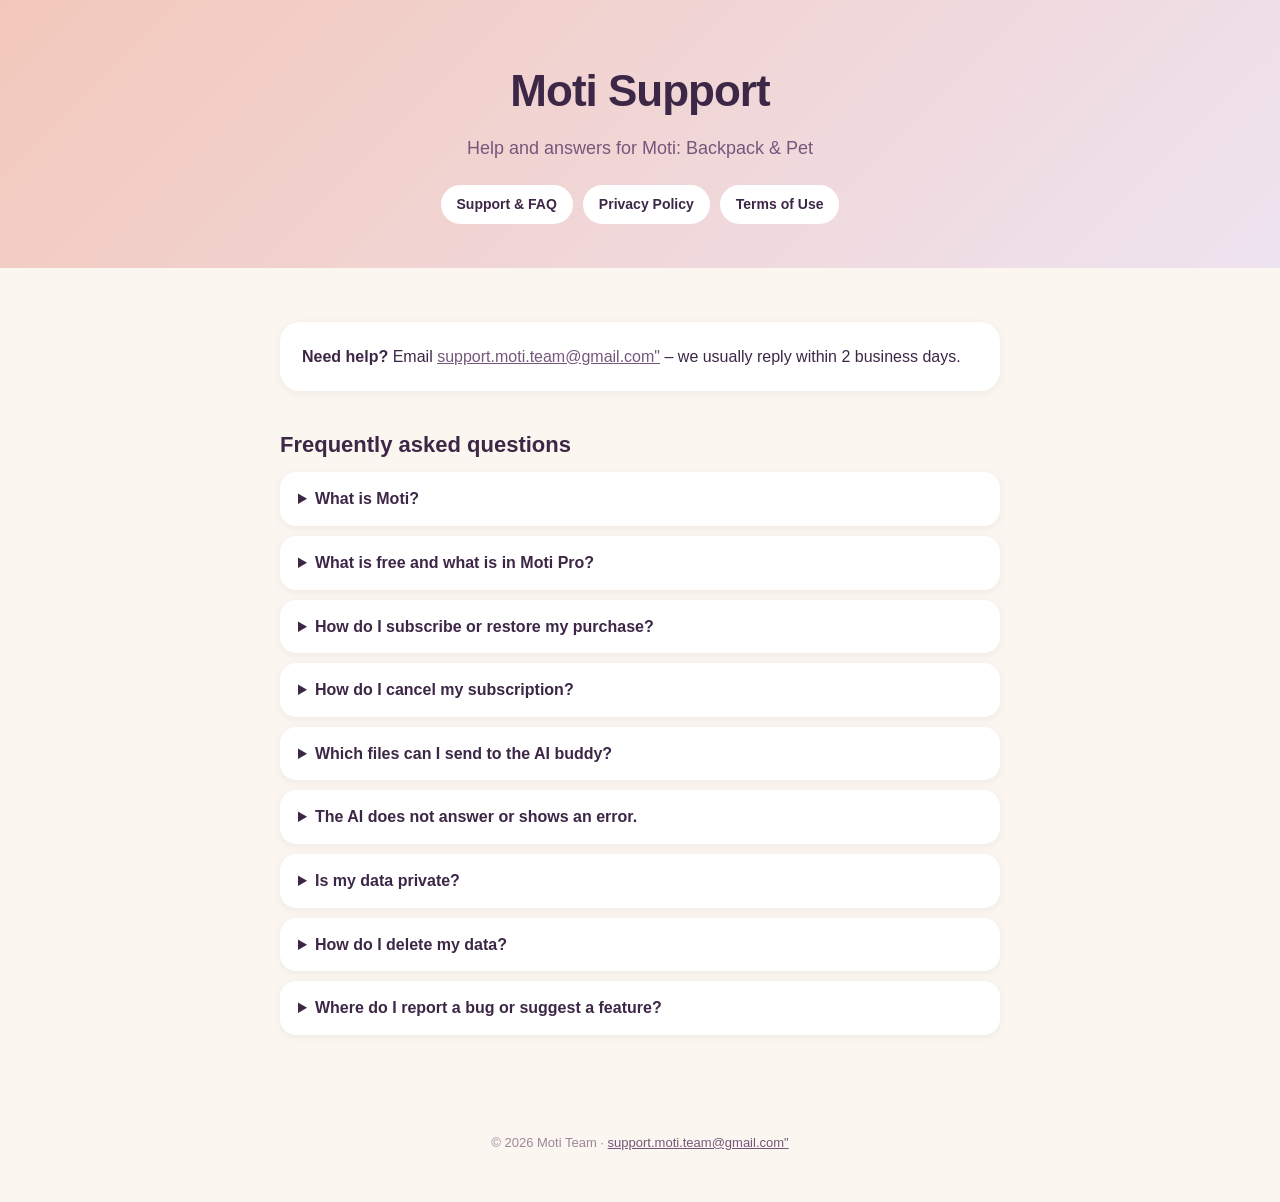
<file: index.html>
<!doctype html><html lang="en"><head><meta charset="utf-8"><meta name="viewport" content="width=device-width,initial-scale=1"><title>Moti Support – Moti</title><meta name="description" content="Help and answers for Moti: Backpack & Pet"><link rel="stylesheet" href="style.css"></head><body>
<header><h1>Moti Support</h1><p>Help and answers for Moti: Backpack & Pet</p><nav><a href="index.html">Support & FAQ</a><a href="privacy.html">Privacy Policy</a><a href="terms.html">Terms of Use</a></nav></header><main><div class="card"><b>Need help?</b> Email <a href="mailto:support.moti.team@gmail.com"">support.moti.team@gmail.com"</a> – we usually reply within 2 business days.</div><h2>Frequently asked questions</h2><details><summary>What is Moti?</summary><p>Moti is a cozy virtual pet that lives in your backpack. Feed, water and play with your pet, keep notebooks and a sketchbook, play mini games, and (with Moti Pro) chat with an AI buddy that summarizes lectures, writes notes and makes quizzes.</p></details><details><summary>What is free and what is in Moti Pro?</summary><p><ul><li><b>Free:</b> cat and dog, 2 notebooks with 5 pages each, 5 sketchbook drawings, mini games, widgets.</li><li><b>Moti Pro:</b> AI chat, lecture summaries, notes and quizzes, all pets and changing your pet, 5 notebooks with 15 pages each, up to 200 drawings.</li></ul></p></details><details><summary>How do I subscribe or restore my purchase?</summary><p>Tap <b>Pro</b> in the top bar to open the subscription screen. If you already subscribed on this Apple ID (for example after reinstalling the app or switching phones), tap <b>Restore purchases</b> on that screen.</p></details><details><summary>How do I cancel my subscription?</summary><p>Subscriptions are managed by Apple. Open <b>Settings → your name → Subscriptions → Moti</b> on your iPhone and choose Cancel. You keep Pro until the end of the paid period. Refunds are handled by Apple at <a href="https://reportaproblem.apple.com">reportaproblem.apple.com</a>.</p></details><details><summary>Which files can I send to the AI buddy?</summary><p>PDF, Word (.docx), PowerPoint (.pptx) and plain text files. Open the Study section or the chat, attach a lecture and ask for a summary, notes for your notebook or a quiz.</p></details><details><summary>The AI does not answer or shows an error.</summary><p>Check your internet connection and that Moti Pro is active (use Restore purchases if needed). Very large files may be shortened. If the problem continues, email us with a short description.</p></details><details><summary>Is my data private?</summary><p>Your pet, notebooks, drawings and diary are stored on your device. Only chat messages and files you choose to send to the AI are sent (through our server) to the AI provider to generate a reply. Your personal diary is never sent. See the <a href="privacy.html">Privacy Policy</a>.</p></details><details><summary>How do I delete my data?</summary><p>Open <b>Profile → Delete account</b> in the app. This erases the data stored on your device. You can also email us with a request.</p></details><details><summary>Where do I report a bug or suggest a feature?</summary><p>Email us at the address below. Please include your iPhone model, iOS version and what happened.</p></details></main><footer>© 2026 Moti Team · <a href="mailto:support.moti.team@gmail.com"">support.moti.team@gmail.com"</a></footer></body></html>
</file>
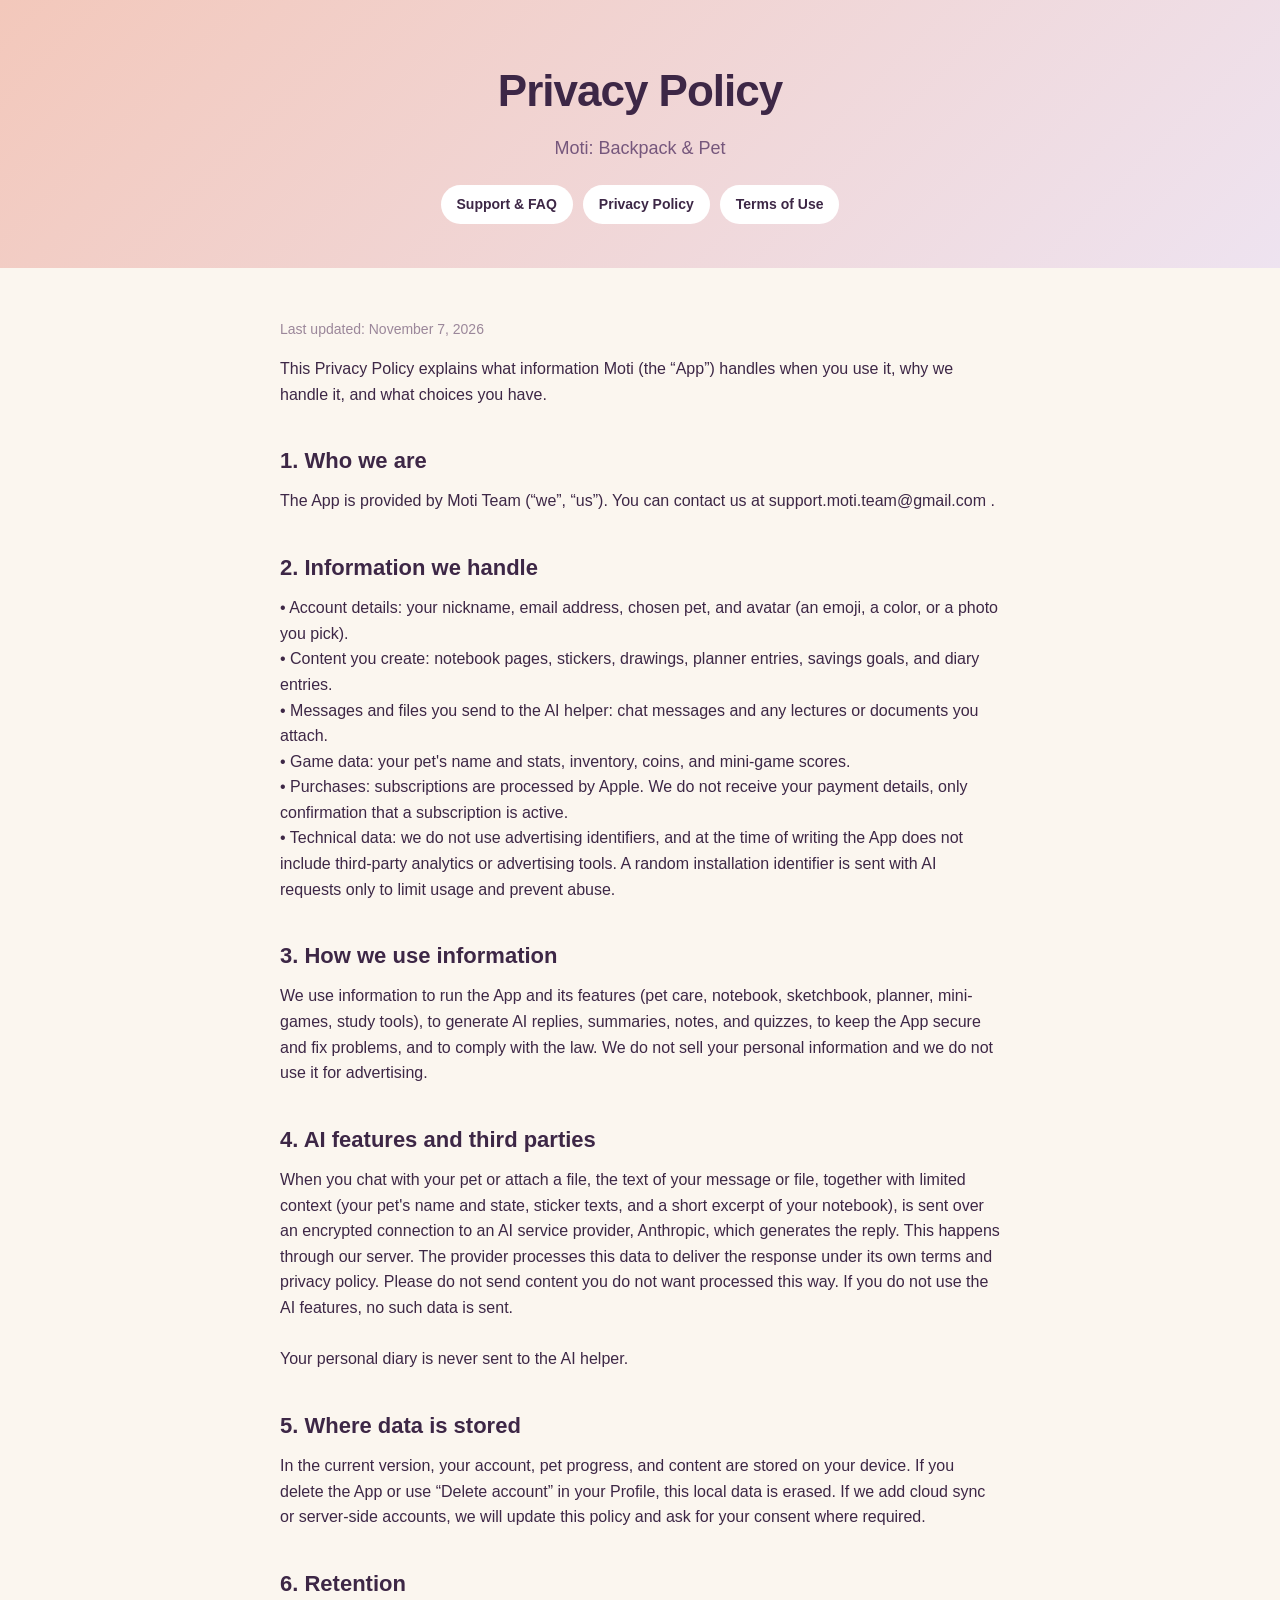
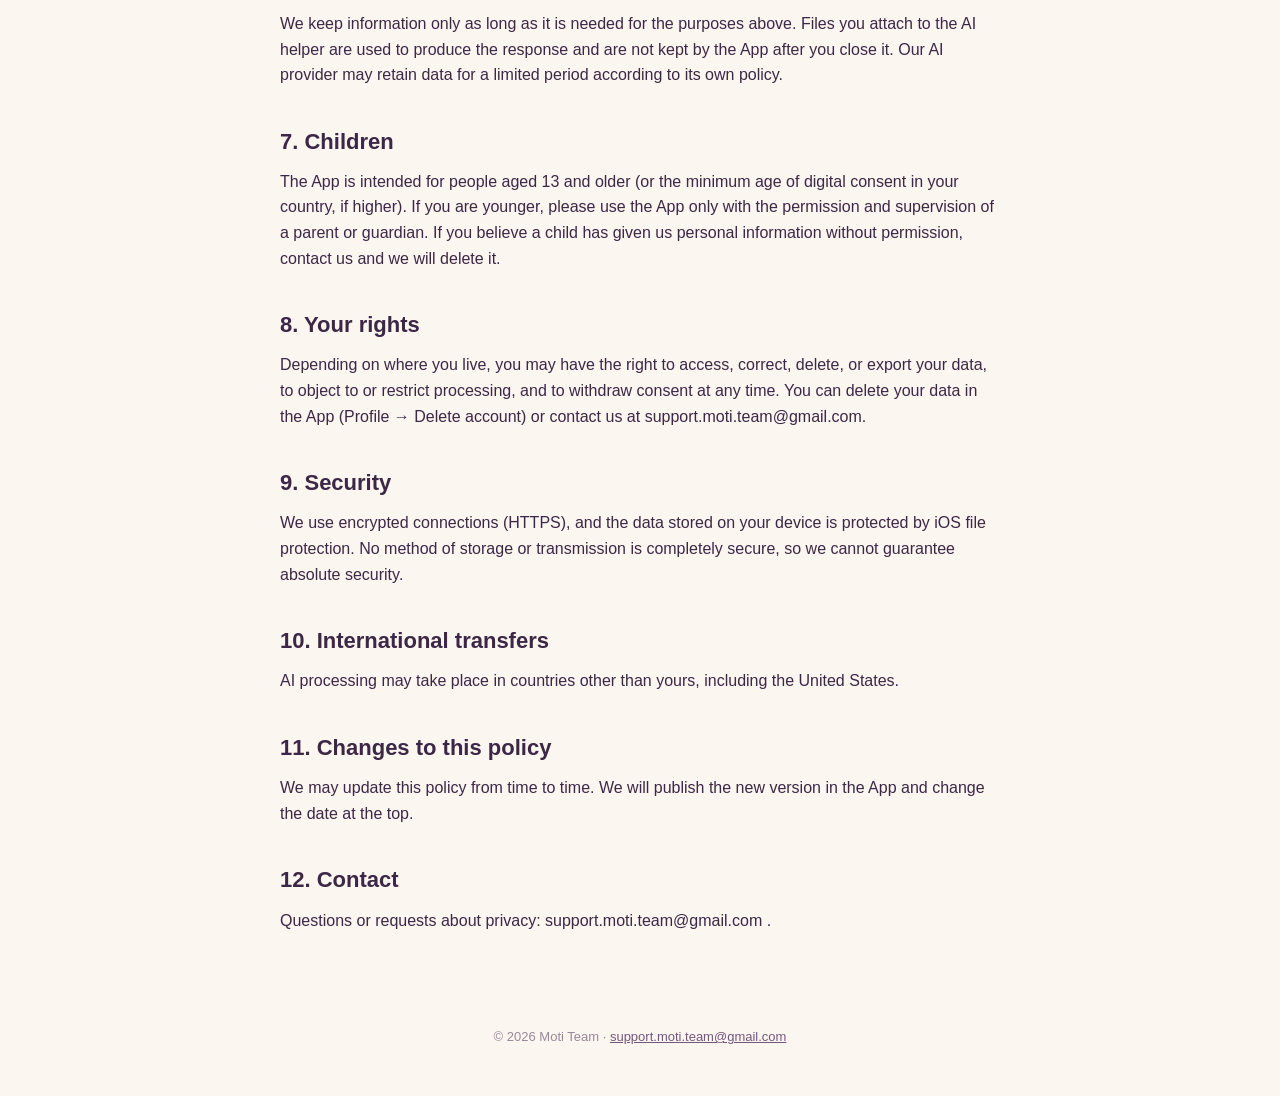
<file: privacy.html>
<!doctype html><html lang="en"><head><meta charset="utf-8"><meta name="viewport" content="width=device-width,initial-scale=1"><title>Privacy Policy – Moti</title><meta name="description" content="Moti: Backpack & Pet"><link rel="stylesheet" href="style.css"></head><body>
<header><h1>Privacy Policy</h1><p>Moti: Backpack & Pet</p><nav><a href="index.html">Support & FAQ</a><a href="privacy.html">Privacy Policy</a><a href="terms.html">Terms of Use</a></nav></header><main><p class="upd">Last updated: November 7, 2026</p><p>This Privacy Policy explains what information Moti (the “App”) handles when you use it, why we handle it, and what choices you have.</p><h2>1. Who we are</h2><p class="sec">The App is provided by Moti Team (“we”, “us”). You can contact us at support.moti.team@gmail.com .</p><h2>2. Information we handle</h2><p class="sec">• Account details: your nickname, email address, chosen pet, and avatar (an emoji, a color, or a photo you pick).
• Content you create: notebook pages, stickers, drawings, planner entries, savings goals, and diary entries.
• Messages and files you send to the AI helper: chat messages and any lectures or documents you attach.
• Game data: your pet&#x27;s name and stats, inventory, coins, and mini-game scores.
• Purchases: subscriptions are processed by Apple. We do not receive your payment details, only confirmation that a subscription is active.
• Technical data: we do not use advertising identifiers, and at the time of writing the App does not include third-party analytics or advertising tools. A random installation identifier is sent with AI requests only to limit usage and prevent abuse.</p><h2>3. How we use information</h2><p class="sec">We use information to run the App and its features (pet care, notebook, sketchbook, planner, mini-games, study tools), to generate AI replies, summaries, notes, and quizzes, to keep the App secure and fix problems, and to comply with the law. We do not sell your personal information and we do not use it for advertising.</p><h2>4. AI features and third parties</h2><p class="sec">When you chat with your pet or attach a file, the text of your message or file, together with limited context (your pet&#x27;s name and state, sticker texts, and a short excerpt of your notebook), is sent over an encrypted connection to an AI service provider, Anthropic, which generates the reply. This happens through our server. The provider processes this data to deliver the response under its own terms and privacy policy. Please do not send content you do not want processed this way. If you do not use the AI features, no such data is sent.

Your personal diary is never sent to the AI helper.</p><h2>5. Where data is stored</h2><p class="sec">In the current version, your account, pet progress, and content are stored on your device. If you delete the App or use “Delete account” in your Profile, this local data is erased. If we add cloud sync or server-side accounts, we will update this policy and ask for your consent where required.</p><h2>6. Retention</h2><p class="sec">We keep information only as long as it is needed for the purposes above. Files you attach to the AI helper are used to produce the response and are not kept by the App after you close it. Our AI provider may retain data for a limited period according to its own policy.</p><h2>7. Children</h2><p class="sec">The App is intended for people aged 13 and older (or the minimum age of digital consent in your country, if higher). If you are younger, please use the App only with the permission and supervision of a parent or guardian. If you believe a child has given us personal information without permission, contact us and we will delete it.</p><h2>8. Your rights</h2><p class="sec">Depending on where you live, you may have the right to access, correct, delete, or export your data, to object to or restrict processing, and to withdraw consent at any time. You can delete your data in the App (Profile → Delete account) or contact us at support.moti.team@gmail.com.</p><h2>9. Security</h2><p class="sec">We use encrypted connections (HTTPS), and the data stored on your device is protected by iOS file protection. No method of storage or transmission is completely secure, so we cannot guarantee absolute security.</p><h2>10. International transfers</h2><p class="sec">AI processing may take place in countries other than yours, including the United States.</p><h2>11. Changes to this policy</h2><p class="sec">We may update this policy from time to time. We will publish the new version in the App and change the date at the top.</p><h2>12. Contact</h2><p class="sec">Questions or requests about privacy: support.moti.team@gmail.com .</p></main><footer>© 2026 Moti Team · <a href="mailto:support.moti.team@gmail.com">support.moti.team@gmail.com</a></footer></body></html>
</file>
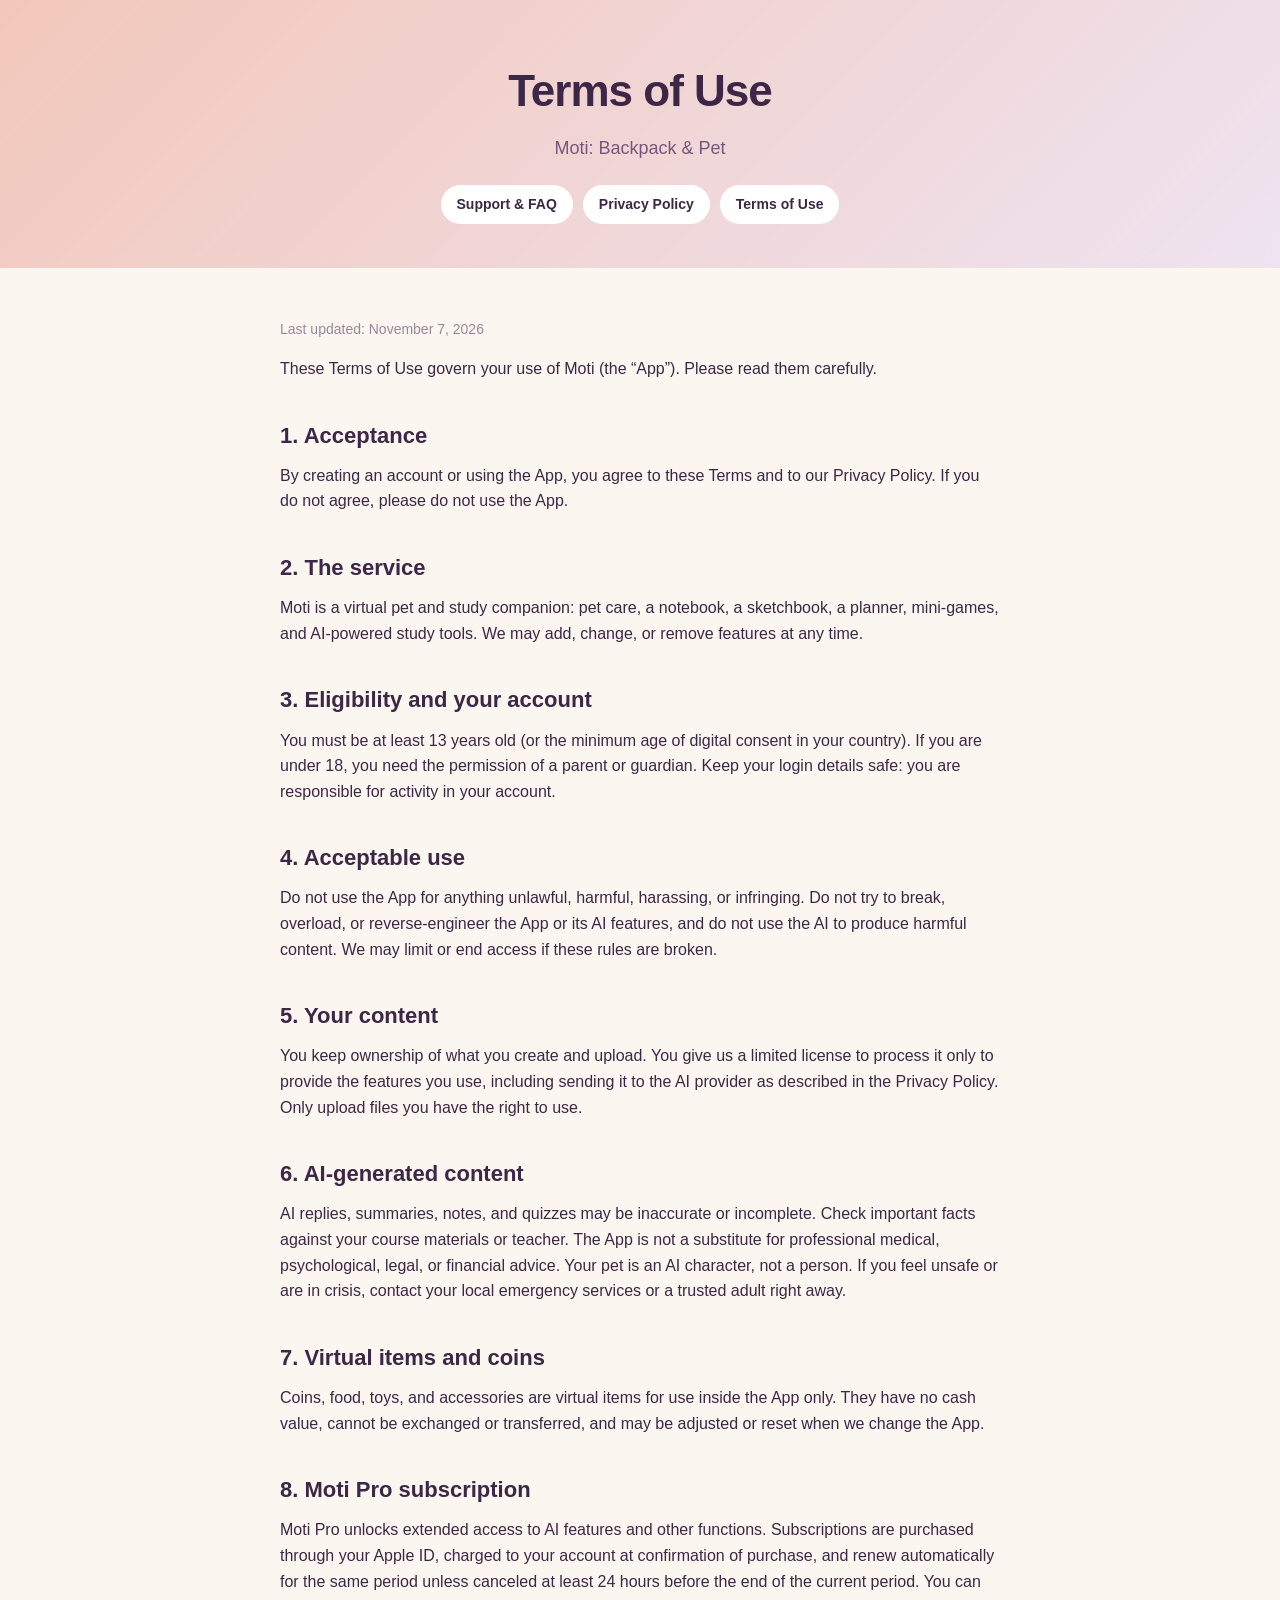
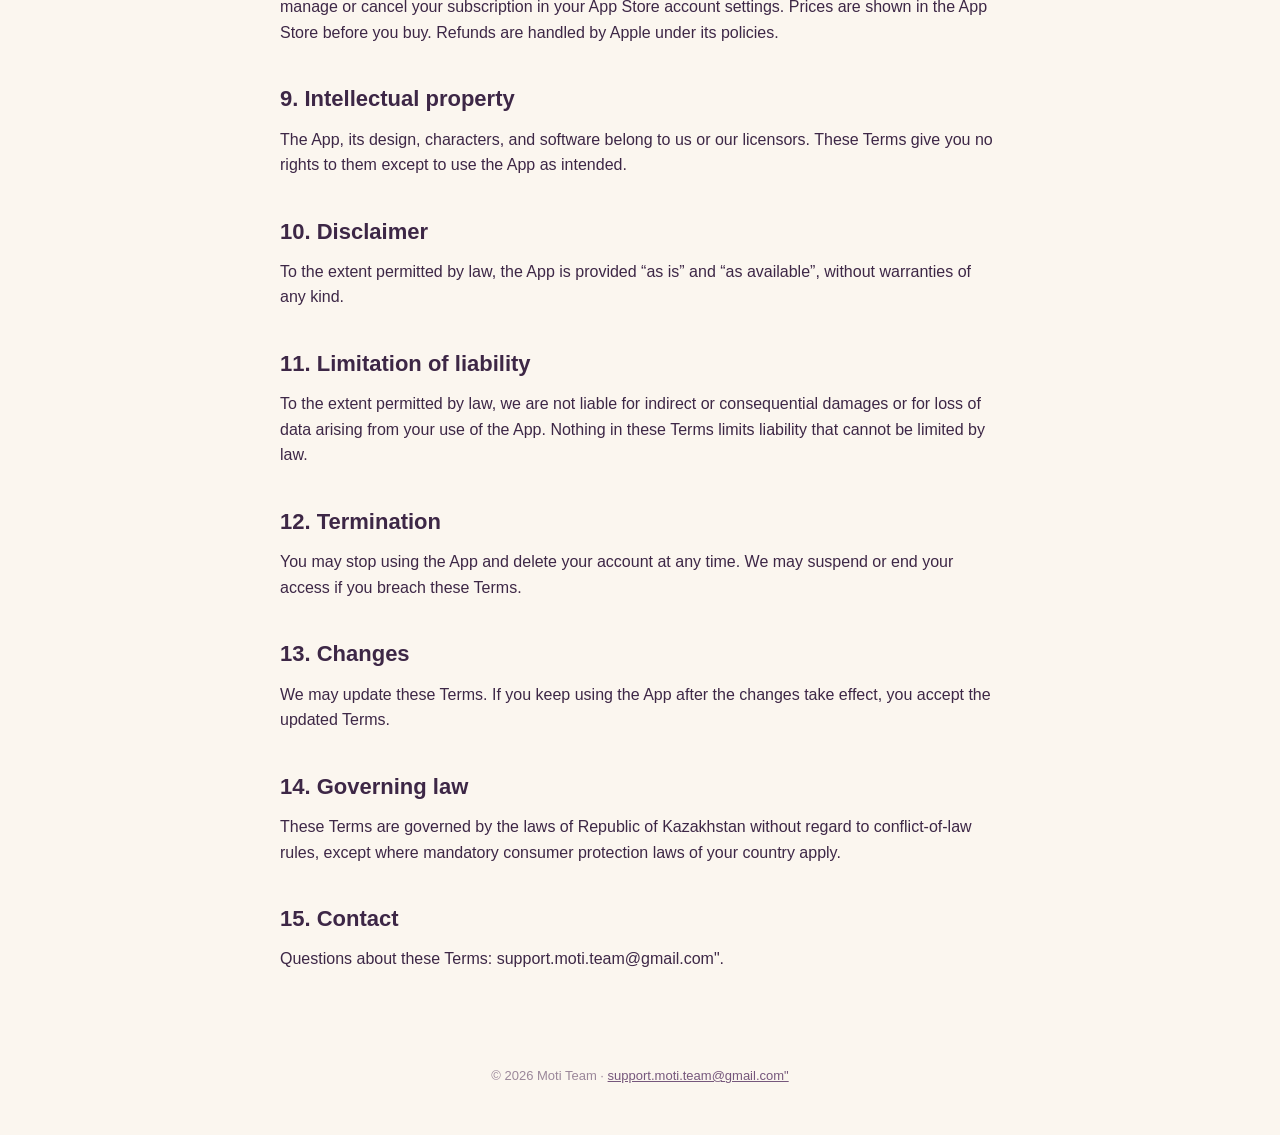
<file: terms.html>
<!doctype html><html lang="en"><head><meta charset="utf-8"><meta name="viewport" content="width=device-width,initial-scale=1"><title>Terms of Use – Moti</title><meta name="description" content="Moti: Backpack & Pet"><link rel="stylesheet" href="style.css"></head><body>
<header><h1>Terms of Use</h1><p>Moti: Backpack & Pet</p><nav><a href="index.html">Support & FAQ</a><a href="privacy.html">Privacy Policy</a><a href="terms.html">Terms of Use</a></nav></header><main><p class="upd">Last updated: November 7, 2026</p><p>These Terms of Use govern your use of Moti (the “App”). Please read them carefully.</p><h2>1. Acceptance</h2><p class="sec">By creating an account or using the App, you agree to these Terms and to our Privacy Policy. If you do not agree, please do not use the App.</p><h2>2. The service</h2><p class="sec">Moti is a virtual pet and study companion: pet care, a notebook, a sketchbook, a planner, mini-games, and AI-powered study tools. We may add, change, or remove features at any time.</p><h2>3. Eligibility and your account</h2><p class="sec">You must be at least 13 years old (or the minimum age of digital consent in your country). If you are under 18, you need the permission of a parent or guardian. Keep your login details safe: you are responsible for activity in your account.</p><h2>4. Acceptable use</h2><p class="sec">Do not use the App for anything unlawful, harmful, harassing, or infringing. Do not try to break, overload, or reverse-engineer the App or its AI features, and do not use the AI to produce harmful content. We may limit or end access if these rules are broken.</p><h2>5. Your content</h2><p class="sec">You keep ownership of what you create and upload. You give us a limited license to process it only to provide the features you use, including sending it to the AI provider as described in the Privacy Policy. Only upload files you have the right to use.</p><h2>6. AI-generated content</h2><p class="sec">AI replies, summaries, notes, and quizzes may be inaccurate or incomplete. Check important facts against your course materials or teacher. The App is not a substitute for professional medical, psychological, legal, or financial advice. Your pet is an AI character, not a person. If you feel unsafe or are in crisis, contact your local emergency services or a trusted adult right away.</p><h2>7. Virtual items and coins</h2><p class="sec">Coins, food, toys, and accessories are virtual items for use inside the App only. They have no cash value, cannot be exchanged or transferred, and may be adjusted or reset when we change the App.</p><h2>8. Moti Pro subscription</h2><p class="sec">Moti Pro unlocks extended access to AI features and other functions. Subscriptions are purchased through your Apple ID, charged to your account at confirmation of purchase, and renew automatically for the same period unless canceled at least 24 hours before the end of the current period. You can manage or cancel your subscription in your App Store account settings. Prices are shown in the App Store before you buy. Refunds are handled by Apple under its policies.</p><h2>9. Intellectual property</h2><p class="sec">The App, its design, characters, and software belong to us or our licensors. These Terms give you no rights to them except to use the App as intended.</p><h2>10. Disclaimer</h2><p class="sec">To the extent permitted by law, the App is provided “as is” and “as available”, without warranties of any kind.</p><h2>11. Limitation of liability</h2><p class="sec">To the extent permitted by law, we are not liable for indirect or consequential damages or for loss of data arising from your use of the App. Nothing in these Terms limits liability that cannot be limited by law.</p><h2>12. Termination</h2><p class="sec">You may stop using the App and delete your account at any time. We may suspend or end your access if you breach these Terms.</p><h2>13. Changes</h2><p class="sec">We may update these Terms. If you keep using the App after the changes take effect, you accept the updated Terms.</p><h2>14. Governing law</h2><p class="sec">These Terms are governed by the laws of Republic of Kazakhstan without regard to conflict-of-law rules, except where mandatory consumer protection laws of your country apply.</p><h2>15. Contact</h2><p class="sec">Questions about these Terms: support.moti.team@gmail.com".</p></main><footer>© 2026 Moti Team · <a href="mailto:support.moti.team@gmail.com">support.moti.team@gmail.com"</a></footer></body></html>
</file>
<file: style.css>
:root{--ink:#3D2746;--accent:#76577C;--muted:#9B879A;--cream:#FBF6EF;--lav:#EEE3F0;--blush:#F3C8BB}
*{box-sizing:border-box}body{margin:0;font-family:-apple-system,BlinkMacSystemFont,"Inter","Segoe UI",sans-serif;background:var(--cream);color:var(--ink);line-height:1.6}
header{background:linear-gradient(135deg,var(--blush),var(--lav));padding:56px 20px 44px;text-align:center}
header h1{margin:0 0 8px;font-size:clamp(30px,6vw,44px);letter-spacing:-1px}header p{margin:0;color:var(--accent);font-size:18px}
nav{display:flex;gap:10px;justify-content:center;margin-top:22px;flex-wrap:wrap}
nav a{background:#fff;color:var(--ink);text-decoration:none;font-weight:600;font-size:14px;padding:8px 16px;border-radius:999px}
nav a:hover{background:var(--ink);color:#fff}
main{max-width:760px;margin:0 auto;padding:36px 20px 64px}
h2{font-size:22px;margin:36px 0 10px}details{background:#fff;border-radius:16px;padding:14px 18px;margin:10px 0;box-shadow:0 2px 8px rgba(61,39,70,.06)}
summary{cursor:pointer;font-weight:700}details p,details ul{margin:10px 0 2px;color:#573C5C}
.card{background:#fff;border-radius:20px;padding:22px;margin:18px 0;box-shadow:0 2px 8px rgba(61,39,70,.06)}
a{color:var(--accent)}p.sec{white-space:pre-line;margin:6px 0}.upd{color:var(--muted);font-size:14px}
footer{text-align:center;color:var(--muted);font-size:13px;padding:24px 20px 48px}
</file>
